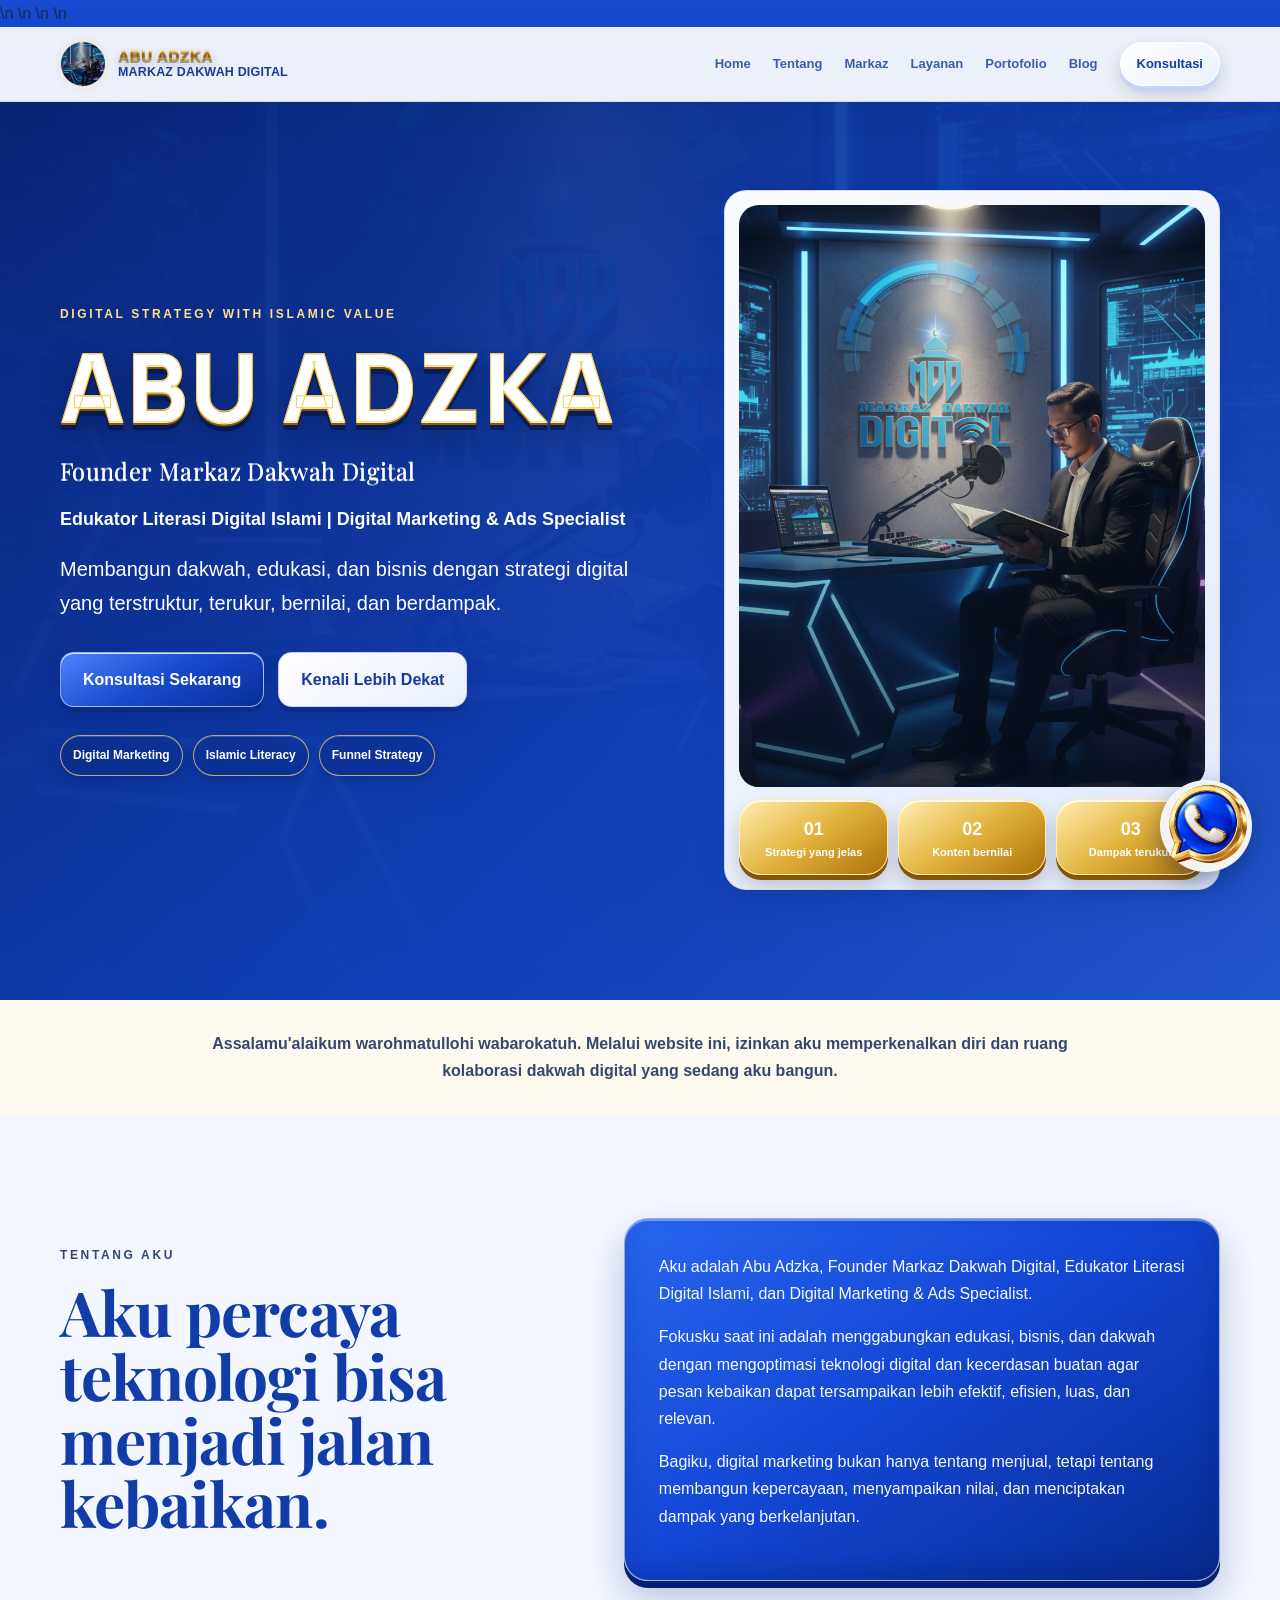
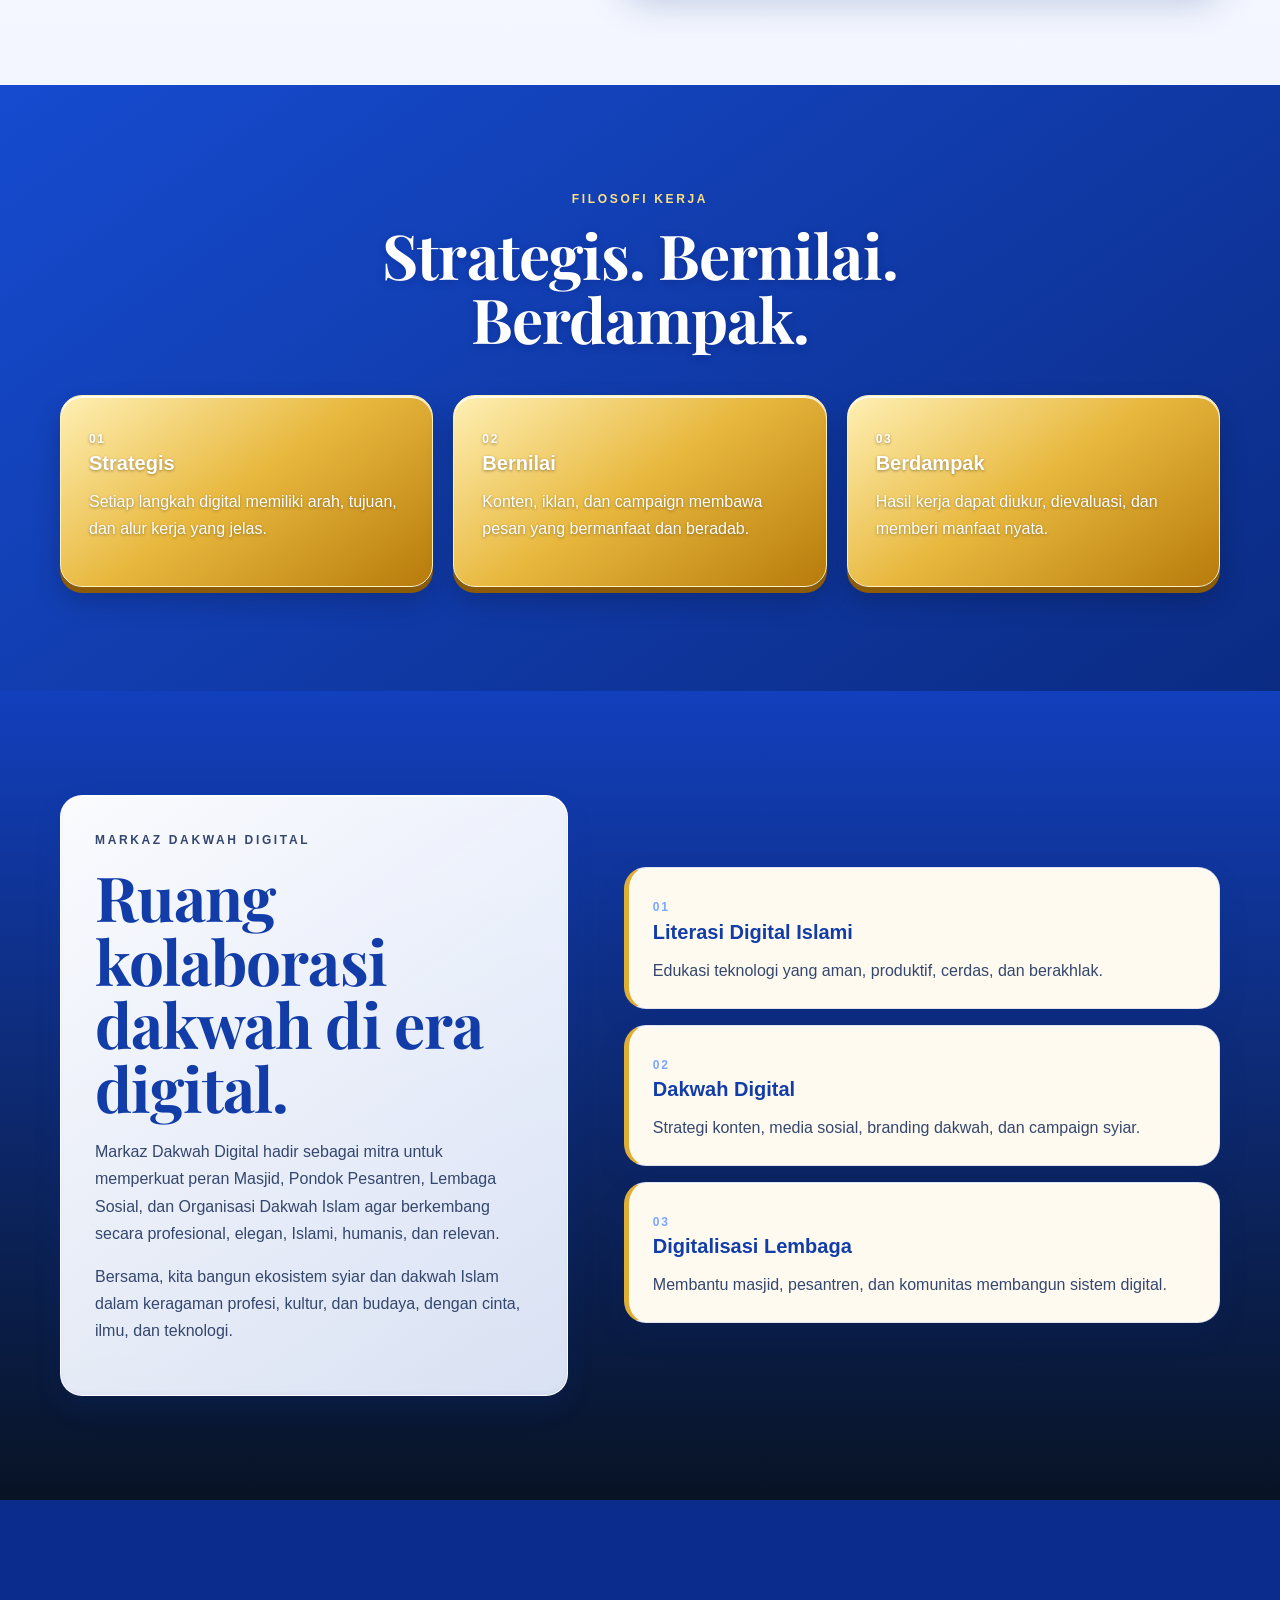
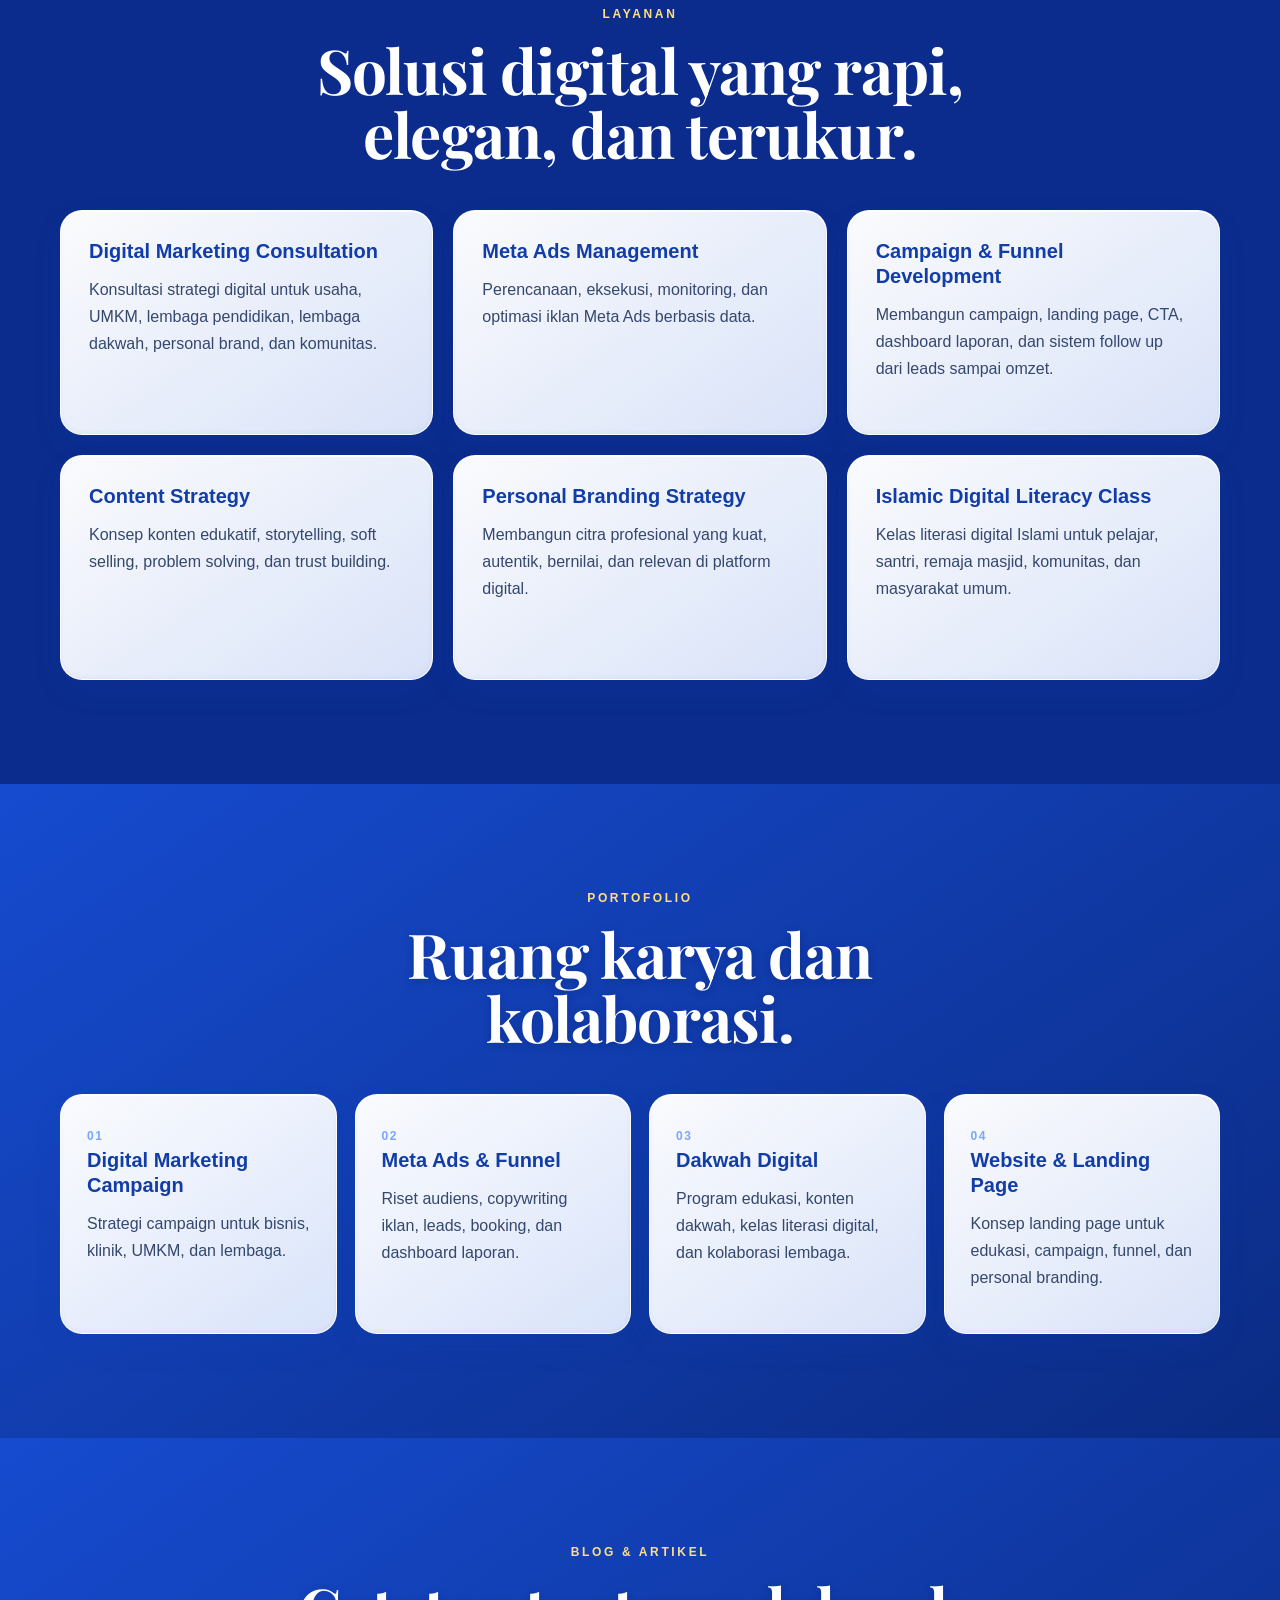
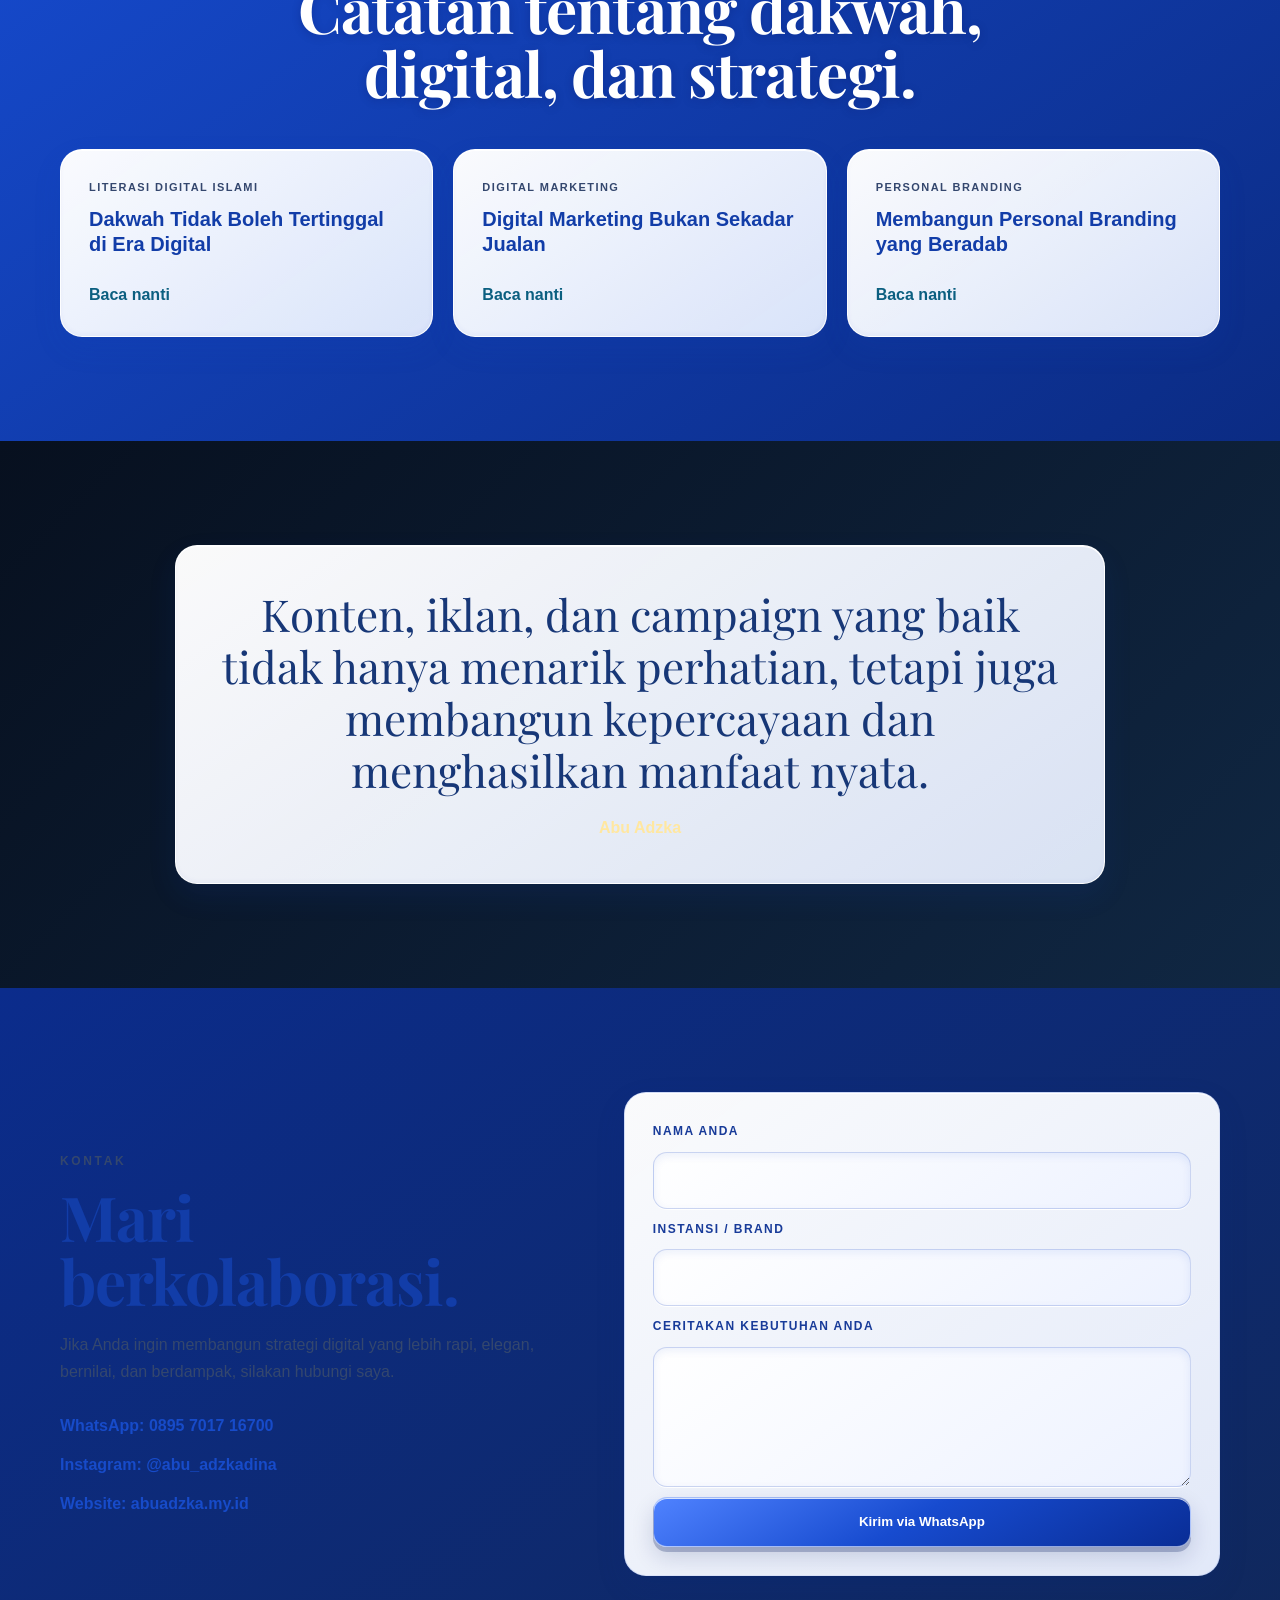
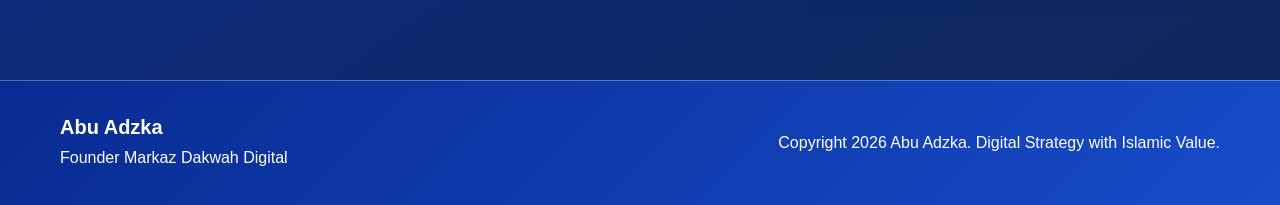
<file: index.html>
<!DOCTYPE html>
<html lang="id">
<head>
  <meta charset="UTF-8" />
  <meta name="viewport" content="width=device-width, initial-scale=1.0" />
  <title>Abu Adzka | Founder Markaz Dakwah Digital</title>
  <meta name="description" content="Portofolio Abu Adzka, Founder Markaz Dakwah Digital, edukator literasi digital Islami, dan digital marketing specialist.">
  <meta name="theme-color" content="#123fbd">
  <meta property="og:type" content="website">
  <meta property="og:title" content="Abu Adzka | Founder Markaz Dakwah Digital">
  <meta property="og:description" content="Portofolio Abu Adzka, Founder Markaz Dakwah Digital, edukator literasi digital Islami, dan digital marketing specialist.">
  <meta property="og:image" content="assets/abu-adzka-markaz-dakwah-digital.png">
  <meta property="og:locale" content="id_ID">
  <meta name="twitter:card" content="summary_large_image">
  <meta name="twitter:title" content="Abu Adzka | Founder Markaz Dakwah Digital">
  <meta name="twitter:description" content="Portofolio Abu Adzka, Founder Markaz Dakwah Digital, edukator literasi digital Islami, dan digital marketing specialist.">
  <meta name="twitter:image" content="assets/abu-adzka-markaz-dakwah-digital.png">
  <link rel="icon" type="image/png" href="assets/abu-adzka-markaz-dakwah-digital.png">
  <link rel="apple-touch-icon" href="assets/abu-adzka-markaz-dakwah-digital.png">
  <link rel="preconnect" href="https://fonts.googleapis.com">
  <link rel="preconnect" href="https://fonts.gstatic.com" crossorigin>
  <link href="https://fonts.googleapis.com/css2?family=Manrope:wght@400;500;600;700;800&family=Playfair+Display:wght@600;700;800&display=swap" rel="stylesheet">
  <link rel="stylesheet" href="style.css" />
  <link rel="manifest" href="manifest.webmanifest">\n  <meta name="apple-mobile-web-app-capable" content="yes">\n  <meta name="apple-mobile-web-app-status-bar-style" content="black-translucent">\n  <meta name="apple-mobile-web-app-title" content="Abu Adzka">\n  <link rel="apple-touch-icon" href="assets/abu-adzka-markaz-dakwah-digital.png">
</head>
<body>
  <header class="site-header">
    <nav class="navbar container" aria-label="Navigasi utama">
      <a href="#home" class="brand" aria-label="Abu Adzka">
        <img src="assets/abu-adzka-markaz-dakwah-digital.png" alt="Logo Abu Adzka" class="brand-logo">
        <span>
          <strong>ABU ADZKA</strong>
          <small>Markaz Dakwah Digital</small>
        </span>
      </a>
      <button class="menu-toggle" aria-label="Buka menu" aria-expanded="false">
        <span></span><span></span><span></span>
      </button>
      <div class="nav-links" data-nav-links>
        <a href="#home">Home</a>
        <a href="#tentang">Tentang</a>
        <a href="#markaz">Markaz</a>
        <a href="#layanan">Layanan</a>
        <a href="#portofolio">Portofolio</a>
        <a href="#blog">Blog</a>
        <a href="#kontak" class="nav-cta">Konsultasi</a>
        <button class="theme-toggle" type="button" aria-label="Aktifkan mode gelap" aria-pressed="false">🌙 <span>Mode Gelap</span></button>
      </div>
    </nav>
  </header>

  <main>
    <section id="home" class="hero section">
      <div class="hero-bg" aria-hidden="true"></div>
      <div class="container hero-grid">
        <div class="hero-copy">
          <p class="eyebrow">Digital Strategy with Islamic Value</p>
          <h1>ABU ADZKA</h1>
          <h2 class="founder-title">Founder Markaz Dakwah Digital</h2>
          <p class="role">Edukator Literasi Digital Islami <span class="gold-divider">|</span> Web &amp; Application Developer</p>
          <p class="hero-text">
            Membangun dakwah, edukasi, dan bisnis dengan strategi digital yang terstruktur, terukur, bernilai, dan berdampak.
          </p>
          <div class="hero-actions">
            <a href="https://wa.me/62895701716700" class="btn btn-primary">Konsultasi Sekarang</a>
            <a href="#tentang" class="btn btn-secondary">Kenali Lebih Dekat</a>
          </div>
          <div class="trust-row" aria-label="Fokus keahlian" data-trust-badges>
            <span>Islamic Literacy</span>
            <span><strong>UI/UX Designer</strong></span>
            <span>Digital Marketing &amp; Ads Specialist</span>
          </div>
        </div>

        <aside class="hero-card" aria-label="Profil visual Abu Adzka">
          <div class="profile-media">
            <img src="assets/abu-adzka-markaz-dakwah-digital.png" alt="Abu Adzka membaca Al Quran di studio digital Markaz Dakwah Digital">
          </div>
          <div class="hero-stats" data-hero-stats>
            <div><strong>01</strong><span>Amanah</span></div>
            <div><strong>02</strong><span>Profesional</span></div>
            <div><strong>03</strong><span>Berpengalaman</span></div>
          </div>
        </aside>
      </div>
    </section>

    <section class="intro-strip">
      <div class="container">
        <p><em>Assalamu'alaikum warohmatullohi wabarokatuh.</em> Melalui website ini, izinkan aku memperkenalkan diri dan ruang kolaborasi dakwah digital yang sedang aku bangun.</p>
      </div>
    </section>

    <section id="tentang" class="section about">
      <div class="container two-col">
        <div>
          <p class="eyebrow">Tentang Aku</p>
          <h2 data-about-title>Aku percaya teknologi bisa menjadi jalan kebaikan.</h2>
        </div>
        <div class="content-card" data-about-paragraphs>
          <p>
            Aku adalah Abu Adzka, Founder Markaz Dakwah Digital, Edukator Literasi Digital Islami, dan Web & Application Developer.
          </p>
          <p>
            Fokusku saat ini adalah menggabungkan edukasi, bisnis, dan dakwah dengan mengoptimasi teknologi digital dan kecerdasan buatan agar pesan kebaikan dapat tersampaikan lebih efektif, efisien, luas, dan relevan.
          </p>
          <p>
            Bagiku, digital marketing bukan hanya tentang menjual, tetapi tentang membangun kepercayaan, menyampaikan nilai, dan menciptakan dampak yang berkelanjutan.
          </p>
        </div>
      </div>
    </section>

    <section class="section values">
      <div class="container">
        <div class="section-heading">
          <p class="eyebrow">Filosofi Kerja</p>
          <h2>Amanah. Profesional. Berpengalaman.</h2>
        </div>
        <div class="value-grid" data-values>
          <article class="value-card">
            <span>01</span>
            <h3>Strategis</h3>
            <p>Setiap langkah digital memiliki arah, tujuan, dan alur kerja yang jelas.</p>
          </article>
          <article class="value-card">
            <span>02</span>
            <h3>Bernilai</h3>
            <p>Konten, iklan, dan campaign membawa pesan yang bermanfaat dan beradab.</p>
          </article>
          <article class="value-card">
            <span>03</span>
            <h3>Berdampak</h3>
            <p>Hasil kerja dapat diukur, dievaluasi, dan memberi manfaat nyata.</p>
          </article>
        </div>
      </div>
    </section>

    <section id="markaz" class="section markaz">
      <div class="container two-col">
        <div class="feature-panel">
          <p class="eyebrow">Markaz Dakwah Digital</p>
          <h2>Ruang kolaborasi dakwah di era digital.</h2>
          <p>
            Markaz Dakwah Digital hadir sebagai mitra untuk memperkuat peran Masjid, Pondok Pesantren, Lembaga Sosial, dan Organisasi Dakwah Islam agar berkembang secara profesional, elegan, Islami, humanis, dan relevan.
          </p>
          <p>
            Bersama, kita bangun ekosistem syiar dan dakwah Islam dalam keragaman profesi, kultur, dan budaya, dengan cinta, ilmu, dan teknologi.
          </p>
        </div>
        <div class="program-list" data-programs>
          <article><span>01</span><h3>Literasi Digital Islami</h3><p>Edukasi teknologi yang aman, produktif, cerdas, dan berakhlak.</p></article>
          <article><span>02</span><h3>Dakwah Digital</h3><p>Strategi konten, media sosial, branding dakwah, dan campaign syiar.</p></article>
          <article><span>03</span><h3>Digitalisasi Lembaga</h3><p>Membantu masjid, pesantren, dan komunitas membangun sistem digital.</p></article>
        </div>
      </div>
    </section>

    <section id="layanan" class="section services">
      <div class="container">
        <div class="section-heading">
          <p class="eyebrow">Layanan</p>
          <h2>Solusi digital yang rapi, elegan, dan terukur.</h2>
        </div>
        <div class="service-grid" data-services>
          <article><h3>Digital Marketing Consultation</h3><p>Konsultasi strategi digital untuk usaha, UMKM, lembaga pendidikan, lembaga dakwah, personal brand, dan komunitas.</p></article>
          <article><h3>Meta Ads Management</h3><p>Perencanaan, eksekusi, monitoring, dan optimasi iklan Meta Ads berbasis data.</p></article>
          <article><h3>Campaign & Funnel Development</h3><p>Membangun campaign, landing page, CTA, dashboard laporan, dan sistem follow up dari leads sampai omzet.</p></article>
          <article><h3>Content Strategy</h3><p>Konsep konten edukatif, storytelling, soft selling, problem solving, dan trust building.</p></article>
          <article><h3>Personal Branding Strategy</h3><p>Membangun citra profesional yang kuat, autentik, bernilai, dan relevan di platform digital.</p></article>
          <article><h3>Islamic Digital Literacy Class</h3><p>Kelas literasi digital Islami untuk pelajar, santri, remaja masjid, komunitas, dan masyarakat umum.</p></article>
        </div>
      </div>
    </section>

    <section id="portofolio" class="section portfolio">
      <div class="container">
        <div class="section-heading">
          <p class="eyebrow">Portofolio</p>
          <h2>Ruang karya dan kolaborasi.</h2>
        </div>
        <div class="portfolio-grid" data-portfolio>
          <article class="portfolio-card"><span>01</span><h3>Digital Marketing Campaign</h3><p>Strategi campaign untuk bisnis, klinik, UMKM, dan lembaga.</p></article>
          <article class="portfolio-card"><span>02</span><h3>Meta Ads & Funnel</h3><p>Riset audiens, copywriting iklan, leads, booking, dan dashboard laporan.</p></article>
          <article class="portfolio-card"><span>03</span><h3>Dakwah Digital</h3><p>Program edukasi, konten dakwah, kelas literasi digital, dan kolaborasi lembaga.</p></article>
          <article class="portfolio-card"><span>04</span><h3>Website & Landing Page</h3><p>Konsep landing page untuk edukasi, campaign, funnel, dan personal branding.</p></article>
        </div>
      </div>
    </section>

    <section id="blog" class="section blog">
      <div class="container">
        <div class="section-heading">
          <p class="eyebrow">Blog & Artikel</p>
          <h2>Catatan Tentang Dakwah, Digital, Dan Strategi</h2>
        </div>
        <div class="blog-grid" data-blog>
          <article><p>Literasi Digital Islami</p><h3>Dakwah Tidak Boleh Tertinggal di Era Digital</h3><a href="#kontak">Baca nanti</a></article>
          <article><p>Digital Marketing</p><h3>Digital Marketing Bukan Sekadar Jualan</h3><a href="#kontak">Baca nanti</a></article>
          <article><p>Personal Branding</p><h3>Membangun Personal Branding yang Beradab</h3><a href="#kontak">Baca nanti</a></article>
        </div>
      </div>
    </section>

    <section class="section testimonial">
      <div class="container">
        <figure class="quote-card">
          <blockquote>Digitalisasi membantu bisnis, usaha, dan organisasi bekerja lebih efisien melalui proses yang terintegrasi, data yang mudah dipantau, layanan yang lebih cepat, serta pengambilan keputusan yang lebih tepat. Sistem digital yang dirancang dengan baik juga meningkatkan konsistensi layanan, memperluas jangkauan, dan mendukung pertumbuhan yang berkelanjutan.</blockquote>
          <figcaption>Abu Adzka</figcaption>
        </figure>
      </div>
    </section>

    <section id="kontak" class="section contact">
      <div class="container contact-grid">
        <div>
          <p class="eyebrow">Kontak</p>
          <h2>Mari berkolaborasi.</h2>
          <p>Jika Anda ingin membangun strategi digital yang lebih rapi, elegan, bernilai, dan berdampak, silakan hubungi saya.</p>
          <div class="contact-list">
            <a href="https://wa.me/62895701716700">WhatsApp: 0895 7017 16700</a>
            <a href="https://instagram.com/abu_adzkadina">Instagram: @abu_adzkadina</a>
            <a href="https://abuadzka.my.id">Website: abuadzka.my.id</a>
          </div>
        </div>
        <form class="contact-form" onsubmit="sendWhatsApp(event)">
          <label for="nama">Nama Anda</label>
          <input id="nama" type="text" autocomplete="name" required>
          <label for="instansi">Instansi / Brand</label>
          <input id="instansi" type="text" autocomplete="organization">
          <label for="pesan">Ceritakan kebutuhan Anda</label>
          <textarea id="pesan" required></textarea>
          <button class="btn btn-primary" type="submit">Kirim via WhatsApp</button>
        </form>
      </div>
    </section>
  </main>

  <footer class="footer">
    <div class="container footer-grid">
      <div>
        <h3>Abu Adzka</h3>
        <p>Founder Markaz Dakwah Digital</p>
      </div>
      <p>Copyright 2026 Abu Adzka. Digital Strategy with Islamic Value.</p>
    </div>
  </footer>

  <script src="config.js"></script>
  <script src="script.js"></script>
  <script src="pwa.js"></script>
  <a class="whatsapp-float" href="https://wa.me/62895701716700?text=Assalamu%27alaykum%2C%20Abu%20Adzka.%20Aku%20sangat%20tertarik%20dengan%20portofoliomu%2C%20bisa%20kita%20ngobrol%20sebentar%20%3F" target="_blank" rel="noopener noreferrer" aria-label="Chat WhatsApp dengan Abu Adzka" title="Chat WhatsApp dengan Abu Adzka">
    <img src="assets/whatsapp-biru-emas-3d.png" alt="WhatsApp">
  </a>
<script>
(() => { const key="abuadzka-theme"; const btn=document.querySelector(".theme-toggle"); const apply=(mode)=>{document.documentElement.dataset.theme=mode; const dark=mode==="dark"; if(btn){btn.setAttribute("aria-pressed",String(dark));btn.setAttribute("aria-label",dark?"Aktifkan mode terang":"Aktifkan mode gelap");btn.innerHTML=dark?"☀️ <span>Mode Terang</span>":"🌙 <span>Mode Gelap</span>";} const meta=document.querySelector("meta[name=theme-color]");if(meta)meta.content=dark?"#071a4d":"#123fbd";}; let saved=localStorage.getItem(key)||"light";apply(saved);btn?.addEventListener("click",()=>{saved=document.documentElement.dataset.theme==="dark"?"light":"dark";localStorage.setItem(key,saved);apply(saved);}); })();
</script>
</body>
</html>
</file>
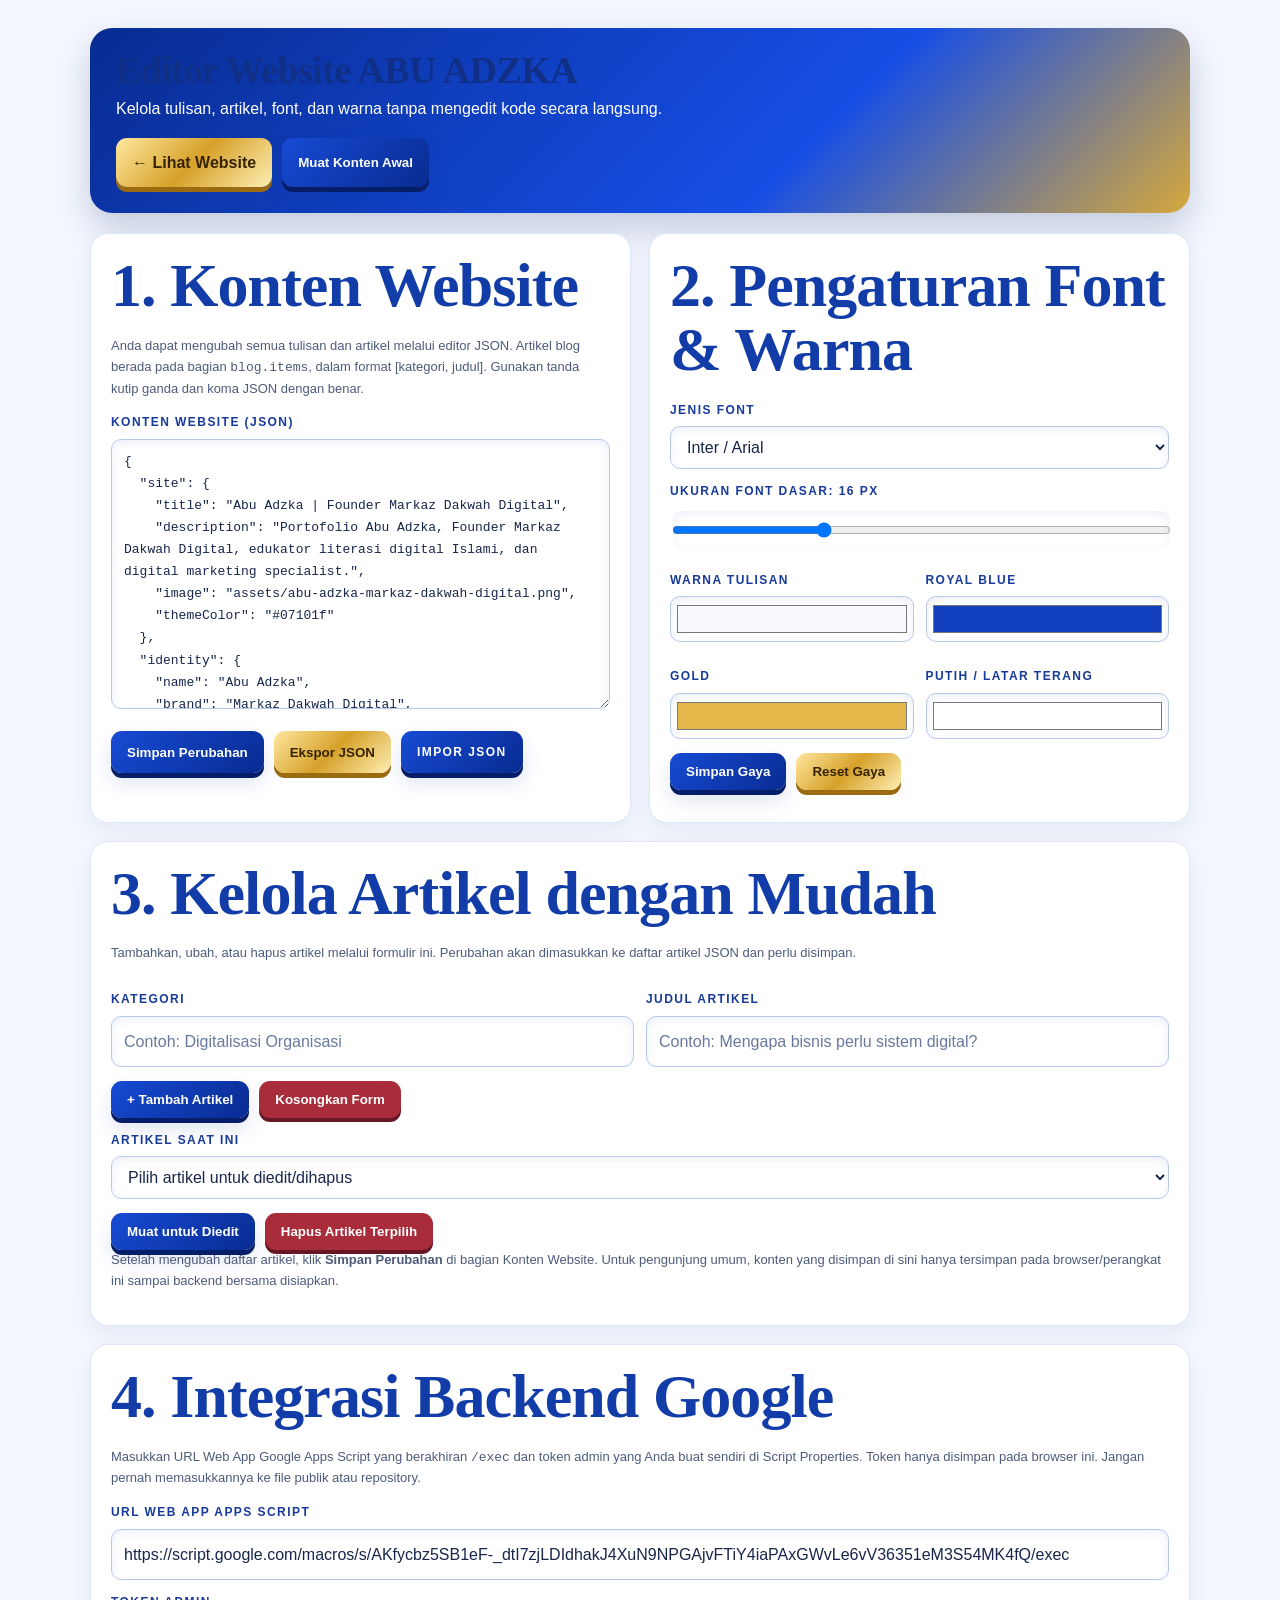
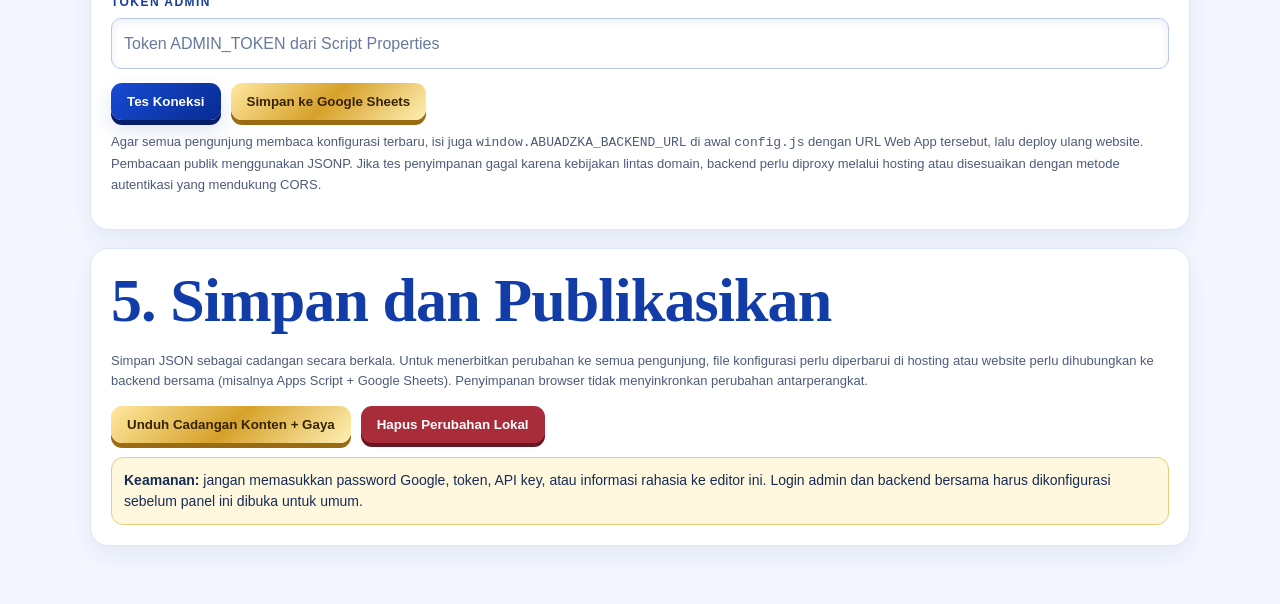
<file: admin.html>
<!doctype html>
<html lang="id"><head><meta charset="utf-8"><meta name="viewport" content="width=device-width,initial-scale=1"><meta name="theme-color" content="#123fbd"><title>Editor Website | Abu Adzka</title><link rel="stylesheet" href="style.css"><style>
:root{--editor-bg:#f4f7ff;--editor-card:#fff;--editor-ink:#14234a}body.editor{background:var(--editor-bg);color:var(--editor-ink);min-height:100vh;padding:28px 16px 60px}.editor-wrap{max-width:1100px;margin:auto}.editor-head{background:linear-gradient(135deg,#082c91,#164ee5 65%,#d6a83c);color:#fff;padding:26px;border-radius:22px;box-shadow:0 16px 35px #09265a35;margin-bottom:20px}.editor-head h1{margin:0 0 8px;font-size:clamp(25px,4vw,38px)}.editor-grid{display:grid;grid-template-columns:1fr 1fr;gap:18px}.editor-card{background:var(--editor-card);border:1px solid #dce5fa;border-radius:18px;padding:20px;box-shadow:0 10px 25px #142c5a12}.editor-card h2{margin-top:0;color:#123fbd}.editor label{display:block;font-weight:650;margin:12px 0 6px}.editor input,.editor select,.editor textarea{width:100%;padding:11px 12px;border:1px solid #b8c8e8;border-radius:10px;background:#fff;color:#17264a;font:inherit}.editor textarea{min-height:270px;font-family:ui-monospace,monospace;font-size:13px}.editor .small{min-height:100px}.editor-actions{display:flex;gap:10px;flex-wrap:wrap;margin-top:14px}.editor button,.editor .button{border:0;border-radius:11px;padding:11px 16px;font-weight:750;cursor:pointer;background:linear-gradient(135deg,#174bd4,#082b91);color:#fff;box-shadow:0 5px 0 #061d67,0 10px 20px #143f9b25;text-decoration:none;display:inline-block}.editor .gold{background:linear-gradient(135deg,#ffe8a0,#d6a12a,#fff0b5);color:#372300;box-shadow:0 5px 0 #9b6b11}.editor .danger{background:#a82c3a;box-shadow:0 4px 0 #671723}.editor .status{margin-top:12px;font-weight:700}.editor .help{font-size:13px;line-height:1.6;color:#4d5b7b}.editor .wide{grid-column:1/-1}.color-row{display:grid;grid-template-columns:1fr 1fr;gap:12px}.editor input[type=color]{height:46px;padding:4px}.editor .notice{background:#fff8df;border:1px solid #e8ce76;padding:12px;border-radius:12px;line-height:1.5;font-size:14px;margin-top:14px}@media(max-width:760px){.editor-grid{grid-template-columns:1fr}.editor-card{padding:16px}.editor .wide{grid-column:auto}}
</style></head><body class="editor"><main class="editor-wrap"><header class="editor-head"><h1>Editor Website ABU ADZKA</h1><p>Kelola tulisan, artikel, font, dan warna tanpa mengedit kode secara langsung.</p><div class="editor-actions"><a class="button gold" href="index.html">← Lihat Website</a><button id="loadDefaults">Muat Konten Awal</button></div></header>
<div class="editor-grid"><section class="editor-card"><h2>1. Konten Website</h2><p class="help">Anda dapat mengubah semua tulisan dan artikel melalui editor JSON. Artikel blog berada pada bagian <code>blog.items</code>, dalam format [kategori, judul]. Gunakan tanda kutip ganda dan koma JSON dengan benar.</p><label for="configEditor">Konten website (JSON)</label><textarea id="configEditor" spellcheck="false"></textarea><div class="editor-actions"><button id="saveConfig">Simpan Perubahan</button><button class="gold" id="downloadConfig">Ekspor JSON</button><label class="button" for="uploadConfig" style="margin:0">Impor JSON</label><input type="file" id="uploadConfig" accept="application/json,.json" hidden></div><div id="configStatus" class="status" aria-live="polite"></div></section>
<section class="editor-card"><h2>2. Pengaturan Font & Warna</h2><label for="fontFamily">Jenis font</label><select id="fontFamily"><option value="Inter, Arial, sans-serif">Inter / Arial</option><option value="Arial, sans-serif">Arial</option><option value="Georgia, serif">Georgia</option><option value="'Trebuchet MS', sans-serif">Trebuchet MS</option><option value="'Times New Roman', serif">Times New Roman</option></select><label for="fontSize">Ukuran font dasar: <span id="fontSizeValue">16</span> px</label><input id="fontSize" type="range" min="14" max="21" value="16"><div class="color-row"><div><label for="textColor">Warna tulisan</label><input id="textColor" type="color" value="#f7f9ff"></div><div><label for="royalColor">Royal blue</label><input id="royalColor" type="color" value="#123fbd"></div><div><label for="goldColor">Gold</label><input id="goldColor" type="color" value="#e4b84b"></div><div><label for="whiteColor">Putih / latar terang</label><input id="whiteColor" type="color" value="#ffffff"></div></div><div class="editor-actions"><button id="saveStyle">Simpan Gaya</button><button class="gold" id="resetStyle">Reset Gaya</button></div><div id="styleStatus" class="status" aria-live="polite"></div></section>
<section class="editor-card wide"><h2>3. Kelola Artikel dengan Mudah</h2><p class="help">Tambahkan, ubah, atau hapus artikel melalui formulir ini. Perubahan akan dimasukkan ke daftar artikel JSON dan perlu disimpan.</p><div class="color-row"><div><label for="articleCategory">Kategori</label><input id="articleCategory" placeholder="Contoh: Digitalisasi Organisasi"></div><div><label for="articleTitle">Judul artikel</label><input id="articleTitle" placeholder="Contoh: Mengapa bisnis perlu sistem digital?"></div></div><div class="editor-actions"><button id="addArticle">+ Tambah Artikel</button><button id="clearArticle" class="danger">Kosongkan Form</button></div><label for="articleList">Artikel saat ini</label><select id="articleList"><option value="">Pilih artikel untuk diedit/dihapus</option></select><div class="editor-actions"><button id="editArticle">Muat untuk Diedit</button><button id="deleteArticle" class="danger">Hapus Artikel Terpilih</button></div><p class="help">Setelah mengubah daftar artikel, klik <b>Simpan Perubahan</b> di bagian Konten Website. Untuk pengunjung umum, konten yang disimpan di sini hanya tersimpan pada browser/perangkat ini sampai backend bersama disiapkan.</p></section>
<section class="editor-card wide"><h2>4. Integrasi Backend Google</h2><p class="help">Masukkan URL Web App Google Apps Script yang berakhiran <code>/exec</code> dan token admin yang Anda buat sendiri di Script Properties. Token hanya disimpan pada browser ini. Jangan pernah memasukkannya ke file publik atau repository.</p><label for="backendUrl">URL Web App Apps Script</label><input id="backendUrl" type="url" placeholder="https://script.google.com/macros/s/.../exec"><label for="backendToken">Token admin</label><input id="backendToken" type="password" autocomplete="off" placeholder="Token ADMIN_TOKEN dari Script Properties"><div class="editor-actions"><button id="testBackend">Tes Koneksi</button><button class="gold" id="publishBackend">Simpan ke Google Sheets</button></div><div id="backendStatus" class="status" aria-live="polite"></div><p class="help">Agar semua pengunjung membaca konfigurasi terbaru, isi juga <code>window.ABUADZKA_BACKEND_URL</code> di awal <code>config.js</code> dengan URL Web App tersebut, lalu deploy ulang website. Pembacaan publik menggunakan JSONP. Jika tes penyimpanan gagal karena kebijakan lintas domain, backend perlu diproxy melalui hosting atau disesuaikan dengan metode autentikasi yang mendukung CORS.</p></section>
<section class="editor-card wide"><h2>5. Simpan dan Publikasikan</h2><p class="help">Simpan JSON sebagai cadangan secara berkala. Untuk menerbitkan perubahan ke semua pengunjung, file konfigurasi perlu diperbarui di hosting atau website perlu dihubungkan ke backend bersama (misalnya Apps Script + Google Sheets). Penyimpanan browser tidak menyinkronkan perubahan antarperangkat.</p><div class="editor-actions"><button class="gold" id="backupAll">Unduh Cadangan Konten + Gaya</button><button id="clearLocal" class="danger">Hapus Perubahan Lokal</button></div><div id="generalStatus" class="status" aria-live="polite"></div><div class="notice"><b>Keamanan:</b> jangan memasukkan password Google, token, API key, atau informasi rahasia ke editor ini. Login admin dan backend bersama harus dikonfigurasi sebelum panel ini dibuka untuk umum.</div></section></div></main>
<script src="config.js"></script><script>
const KEY='abuadzka_portfolio_config', STYLE='abuadzka_portfolio_style'; const $=id=>document.getElementById(id); let current={...window.PORTFOLIO_CONFIG};
function deepCopy(x){return JSON.parse(JSON.stringify(x))} function readStored(){try{current=JSON.parse(localStorage.getItem(KEY))||deepCopy(window.PORTFOLIO_CONFIG)}catch{current=deepCopy(window.PORTFOLIO_CONFIG)}}
function showConfig(){ $('configEditor').value=JSON.stringify(current,null,2); refreshArticles(); }
function status(id,msg,ok=true){$(id).textContent=msg;$(id).style.color=ok?'#137044':'#a32232'}
function refreshArticles(){const sel=$('articleList');sel.innerHTML='<option value="">Pilih artikel untuk diedit/dihapus</option>';((current.blog||{}).items||[]).forEach((a,i)=>{const o=document.createElement('option');o.value=i;o.textContent=(a[0]||'Tanpa kategori')+' | '+(a[1]||'Tanpa judul');sel.appendChild(o)})}
function parseEditor(){const v=JSON.parse($('configEditor').value);if(!v||typeof v!=='object'||!v.identity)throw Error('Struktur JSON tidak valid atau bagian identity tidak ditemukan.');return v}
$('saveConfig').onclick=()=>{try{current=parseEditor();localStorage.setItem(KEY,JSON.stringify(current));showConfig();status('configStatus','Tersimpan di browser ini. Buka website pada domain/port yang sama untuk melihat perubahan.')}catch(e){status('configStatus','Gagal menyimpan: '+e.message,false)}};
$('loadDefaults').onclick=()=>{if(confirm('Muat kembali konten awal? Perubahan yang belum dicadangkan akan ditimpa.')){current=deepCopy(window.PORTFOLIO_CONFIG);showConfig();status('configStatus','Konten awal dimuat. Klik Simpan Perubahan untuk menyimpan.')}};
$('downloadConfig').onclick=()=>download('abuadzka-content.json',$('configEditor').value);
$('uploadConfig').onchange=async e=>{const f=e.target.files[0];if(!f)return;try{current=JSON.parse(await f.text());showConfig();status('configStatus','File berhasil diimpor. Klik Simpan Perubahan untuk menerapkan.')}catch(err){status('configStatus','JSON tidak valid: '+err.message,false)}e.target.value=''};
function download(name,data){const a=document.createElement('a');a.href=URL.createObjectURL(new Blob([data],{type:'application/json'}));a.download=name;a.click();URL.revokeObjectURL(a.href)}
function styleData(){return {'--font-body':$('fontFamily').value,'--editor-font-size':$('fontSize').value+'px','--text':$('textColor').value,'--royal':$('royalColor').value,'--gold':$('goldColor').value,'--white':$('whiteColor').value}}
function loadStyle(){let s={};try{s=JSON.parse(localStorage.getItem(STYLE)||'{}')}catch{};if(s['--font-body'])$('fontFamily').value=s['--font-body'];if(s['--editor-font-size'])$('fontSize').value=parseInt(s['--editor-font-size']);$('fontSizeValue').textContent=$('fontSize').value;if(s['--text'])$('textColor').value=s['--text'];if(s['--royal'])$('royalColor').value=s['--royal'];if(s['--gold'])$('goldColor').value=s['--gold'];if(s['--white'])$('whiteColor').value=s['--white']}
$('fontSize').oninput=()=> $('fontSizeValue').textContent=$('fontSize').value;
$('saveStyle').onclick=()=>{const s=styleData();localStorage.setItem(STYLE,JSON.stringify(s));Object.entries(s).forEach(([k,v])=>document.documentElement.style.setProperty(k,v));status('styleStatus','Pengaturan gaya tersimpan di browser ini.')};
$('resetStyle').onclick=()=>{localStorage.removeItem(STYLE);loadStyle();status('styleStatus','Pengaturan gaya lokal direset. Muat ulang website untuk menerapkan gaya bawaan.')};
$('addArticle').onclick=()=>{const cat=$('articleCategory').value.trim(),title=$('articleTitle').value.trim();if(!cat||!title){status('generalStatus','Isi kategori dan judul artikel terlebih dahulu.',false);return}try{current=parseEditor()}catch(e){status('generalStatus','Simpan/perbaiki JSON terlebih dahulu: '+e.message,false);return}current.blog=current.blog||{eyebrow:'Blog & Artikel',title:'Catatan Tentang Dakwah, Digital, Dan Strategi',items:[]};current.blog.items=current.blog.items||[];current.blog.items.push([cat,title]);$('configEditor').value=JSON.stringify(current,null,2);refreshArticles();$('articleCategory').value='';$('articleTitle').value='';status('generalStatus','Artikel ditambahkan ke editor. Klik Simpan Perubahan untuk menyimpan.')};
$('editArticle').onclick=()=>{const i=Number($('articleList').value);if($('articleList').value==='')return;const a=current.blog.items[i];$('articleCategory').value=a[0]||'';$('articleTitle').value=a[1]||'';$('addArticle').textContent='Simpan sebagai Artikel Baru';status('generalStatus','Edit kategori/judul, lalu klik Tambah Artikel untuk menambah versi baru. Artikel lama tetap ada sampai dihapus.')};
$('deleteArticle').onclick=()=>{const v=$('articleList').value;if(v==='')return;try{current=parseEditor()}catch(e){status('generalStatus','Perbaiki JSON terlebih dahulu: '+e.message,false);return}const i=Number(v);current.blog.items.splice(i,1);$('configEditor').value=JSON.stringify(current,null,2);refreshArticles();status('generalStatus','Artikel dihapus dari editor. Klik Simpan Perubahan untuk menyimpan.')};
$('clearArticle').onclick=()=>{$('articleCategory').value='';$('articleTitle').value='';$('addArticle').textContent='+ Tambah Artikel'};
$('backupAll').onclick=()=>{let c;try{c=parseEditor()}catch(e){status('generalStatus','Perbaiki JSON sebelum mencadangkan: '+e.message,false);return}download('abuadzka-backup.json',JSON.stringify({config:c,style:styleData()},null,2));status('generalStatus','Cadangan berhasil diunduh.')};
$('clearLocal').onclick=()=>{if(confirm('Hapus semua perubahan lokal untuk website ini?')){localStorage.removeItem(KEY);localStorage.removeItem(STYLE);status('generalStatus','Perubahan lokal dihapus. Muat ulang website.') }};

const API_URL_KEY='abuadzka_backend_url';
$('backendUrl').value=localStorage.getItem(API_URL_KEY)||window.ABUADZKA_BACKEND_URL||'';
$('backendToken').value=sessionStorage.getItem('abuadzka_admin_token')||'';
$('backendUrl').addEventListener('change',()=>localStorage.setItem(API_URL_KEY,$('backendUrl').value.trim()));
$('backendToken').addEventListener('change',()=>sessionStorage.setItem('abuadzka_admin_token',$('backendToken').value));
function backendStatus(msg,ok=true){status('backendStatus',msg,ok)}
$('testBackend').onclick=()=>{
 const url=$('backendUrl').value.trim();
 if(!url){backendStatus('Masukkan URL Web App Apps Script terlebih dahulu.',false);return;}
 backendStatus('Menguji koneksi...');
 const cb='__abuAdzkaHealth_'+Date.now();
 const script=document.createElement('script'); let done=false;
 const timer=setTimeout(()=>{if(!done){done=true;cleanup();backendStatus('Waktu habis. Periksa URL deployment dan akses Web App.',false)}},7000);
 function cleanup(){clearTimeout(timer);try{delete window[cb]}catch(_){}script.remove()}
 window[cb]=data=>{if(done)return;done=true;cleanup();backendStatus(data&&data.ok?'Koneksi backend berhasil.':'Backend merespons, tetapi status tidak valid.',!!(data&&data.ok));};
 script.onerror=()=>{if(done)return;done=true;cleanup();backendStatus('Koneksi gagal. Periksa URL /exec, deployment, dan izin akses.',false)};
 script.src=url+(url.includes('?')?'&':'?')+'action=health&callback='+cb+'&_='+Date.now();document.head.appendChild(script);
};
$('publishBackend').onclick=async()=>{
 const url=$('backendUrl').value.trim(),token=$('backendToken').value.trim();
 if(!url||!token){backendStatus('URL backend dan token admin wajib diisi.',false);return;}
 let cfg;try{cfg=parseEditor()}catch(e){backendStatus('Perbaiki JSON terlebih dahulu: '+e.message,false);return;}
 sessionStorage.setItem('abuadzka_admin_token',token);localStorage.setItem(API_URL_KEY,url);
 backendStatus('Mengirim konfigurasi ke Google Sheets...');
 try{
  const body=new URLSearchParams({action:'saveConfig',token:token,config:JSON.stringify(cfg)});
  const response=await fetch(url,{method:'POST',headers:{'Content-Type':'application/x-www-form-urlencoded;charset=UTF-8'},body:body.toString(),redirect:'follow'});
  const result=await response.json();
  if(!response.ok||!result.ok)throw new Error(result.error||('HTTP '+response.status));
  backendStatus('Berhasil dipublikasikan ke Google Sheets. Waktu: '+(result.updatedAt||'sekarang'));
 }catch(e){backendStatus('Belum dapat memastikan penyimpanan. Browser/Apps Script mungkin membatasi respons lintas domain. Periksa Spreadsheet, lalu gunakan proxy CORS atau metode server-side jika diperlukan. Detail: '+e.message,false)}
};

readStored();showConfig();loadStyle();
</script></body></html>
</file>
<file: style.css>
:root{
  --ink:#07101f;
  --navy:#0b1830;
  --navy-2:#102743;
  --panel:rgba(255,255,255,.075);
  --line:rgba(255,255,255,.13);
  --gold:#d8b56a;
  --gold-2:#f0dca3;
  --cyan:#59d8ff;
  --text:#eef6ff;
  --muted:#aab9c9;
  --cream:#f7f2e8;
  --shadow:0 26px 90px rgba(0,0,0,.35);
  --hero-image:url("assets/abu-adzka-markaz-dakwah-digital.png");
}

*{box-sizing:border-box}
html{scroll-behavior:smooth}
body{
  margin:0;
  font-family:Manrope,system-ui,-apple-system,Segoe UI,sans-serif;
  color:var(--text);
  background:
    radial-gradient(circle at 18% 0%, rgba(89,216,255,.18), transparent 32rem),
    radial-gradient(circle at 90% 12%, rgba(216,181,106,.13), transparent 30rem),
    var(--ink);
  line-height:1.7;
}

body.menu-open{overflow:hidden}
a{color:inherit;text-decoration:none}
img{display:block;max-width:100%}
.container{width:min(1160px,92vw);margin-inline:auto}
.section{padding:104px 0;position:relative}

.site-header{
  position:sticky;
  top:0;
  z-index:50;
  background:rgba(7,16,31,.78);
  border-bottom:1px solid rgba(255,255,255,.09);
  backdrop-filter:blur(18px);
}

.navbar{display:flex;align-items:center;justify-content:space-between;padding:14px 0;gap:24px}
.brand{display:flex;align-items:center;gap:12px;min-width:max-content}
.brand-logo{
  width:46px;
  height:46px;
  border-radius:50%;
  object-fit:cover;
  border:1px solid rgba(240,220,163,.65);
  box-shadow:0 0 0 5px rgba(216,181,106,.08);
}
.brand strong{display:block;font-size:15px;line-height:1.1;letter-spacing:.02em}
.brand small{display:block;color:var(--muted);font-size:11px;letter-spacing:.12em;text-transform:uppercase}

.nav-links{display:flex;align-items:center;gap:22px;font-size:13px;font-weight:700;color:#dfeaff}
.nav-links a{opacity:.82;transition:.2s ease}
.nav-links a:hover{opacity:1;color:var(--gold-2)}
.nav-cta{
  opacity:1!important;
  padding:10px 16px;
  border:1px solid rgba(216,181,106,.6);
  border-radius:999px;
  color:var(--gold-2)!important;
  background:rgba(216,181,106,.08);
}

.menu-toggle{
  display:none;
  width:44px;
  height:44px;
  border:1px solid var(--line);
  border-radius:999px;
  background:rgba(255,255,255,.06);
  padding:12px;
}
.menu-toggle span{display:block;height:2px;background:white;border-radius:4px;margin:5px 0}

.hero{
  min-height:calc(100vh - 75px);
  display:flex;
  align-items:center;
  overflow:hidden;
  padding:88px 0 110px;
}
.hero-bg{
  position:absolute;
  inset:0;
  background:
    linear-gradient(120deg, rgba(7,16,31,.96), rgba(7,16,31,.62) 52%, rgba(7,16,31,.92)),
    var(--hero-image) center/cover;
  opacity:.26;
  filter:saturate(1.05);
}
.hero-bg:after{
  content:"";
  position:absolute;
  inset:0;
  background:linear-gradient(180deg, transparent, var(--ink));
}
.hero-grid{position:relative;display:grid;grid-template-columns:1fr .82fr;gap:60px;align-items:center}
.eyebrow{
  margin:0 0 14px;
  color:var(--gold-2);
  text-transform:uppercase;
  letter-spacing:.22em;
  font-size:12px;
  font-weight:800;
}
h1,h2,h3,p{margin-top:0}
h1,h2{
  font-family:"Playfair Display",Georgia,serif;
  color:white;
  letter-spacing:-.015em;
}
h1{font-size:clamp(64px,9vw,128px);line-height:.86;margin-bottom:18px}
h2{font-size:clamp(34px,5vw,62px);line-height:1.03;margin-bottom:18px}
h3{font-size:20px;line-height:1.25;margin-bottom:12px;color:white}
.role{color:var(--gold-2);font-weight:800;font-size:18px;margin-bottom:18px}
.hero-text{max-width:690px;color:#d7e5f6;font-size:20px}
.hero-actions{display:flex;flex-wrap:wrap;gap:14px;margin:32px 0 28px}
.btn{
  display:inline-flex;
  align-items:center;
  justify-content:center;
  min-height:50px;
  padding:13px 22px;
  border-radius:999px;
  font-weight:800;
  border:1px solid transparent;
  transition:transform .2s ease, box-shadow .2s ease, border-color .2s ease;
}
.btn:hover{transform:translateY(-2px)}
.btn-primary{
  color:#121823;
  background:linear-gradient(135deg,var(--gold),var(--gold-2));
  box-shadow:0 16px 44px rgba(216,181,106,.24);
}
.btn-secondary{border-color:rgba(255,255,255,.2);background:rgba(255,255,255,.06);color:white}
.trust-row{display:flex;gap:10px;flex-wrap:wrap}
.trust-row span{
  padding:9px 12px;
  border-radius:999px;
  border:1px solid rgba(89,216,255,.22);
  background:rgba(89,216,255,.07);
  color:#d9f6ff;
  font-size:12px;
  font-weight:800;
}

.hero-card{
  padding:14px;
  border:1px solid rgba(255,255,255,.16);
  border-radius:26px;
  background:linear-gradient(145deg, rgba(255,255,255,.11), rgba(255,255,255,.04));
  box-shadow:var(--shadow);
}
.profile-media{
  position:relative;
  overflow:hidden;
  border-radius:20px;
  aspect-ratio:4/5;
  background:#0d1a2f;
}
.profile-media:after{
  content:"";
  position:absolute;
  inset:0;
  background:linear-gradient(180deg, transparent 42%, rgba(7,16,31,.72));
}
.profile-media img{width:100%;height:100%;object-fit:cover}
.hero-stats{display:grid;grid-template-columns:repeat(3,1fr);gap:10px;margin-top:12px}
.hero-stats div{padding:14px 10px;border:1px solid var(--line);border-radius:16px;text-align:center;background:rgba(255,255,255,.045)}
.hero-stats strong{display:block;color:var(--cyan);font-size:18px}
.hero-stats span{display:block;color:var(--muted);font-size:11px;line-height:1.35}

.intro-strip{
  padding:30px 0;
  background:linear-gradient(90deg, var(--cream), #fffaf0);
  color:#243149;
  text-align:center;
}
.intro-strip p{max-width:940px;margin:0 auto;font-weight:600}

.two-col,.contact-grid{display:grid;grid-template-columns:.92fr 1.08fr;gap:56px;align-items:center}
.content-card,.value-card,.service-grid article,.portfolio-card,.blog-grid article,.quote-card,.contact-form,.feature-panel{
  border:1px solid var(--line);
  border-radius:24px;
  background:var(--panel);
  box-shadow:0 18px 56px rgba(0,0,0,.2);
}
.content-card,.feature-panel{padding:34px}
.content-card p,.feature-panel p,.service-grid p,.portfolio-card p,.value-card p{color:#cfdbec}
.section-heading{max-width:720px;text-align:center;margin:0 auto 44px}

.values{background:linear-gradient(180deg, var(--ink), var(--navy))}
.value-grid,.service-grid,.blog-grid{display:grid;grid-template-columns:repeat(3,1fr);gap:20px}
.value-card,.service-grid article,.blog-grid article{padding:28px}
.value-card span,.portfolio-card span,.program-list span{color:var(--cyan);font-weight:900;letter-spacing:.14em;font-size:12px}
.value-card h3,.service-grid h3,.portfolio-card h3{color:var(--gold-2)}

.markaz{background:linear-gradient(180deg, var(--navy), #081324)}
.feature-panel{background:linear-gradient(145deg, rgba(16,39,67,.92), rgba(7,16,31,.94))}
.program-list{display:grid;gap:16px}
.program-list article{
  padding:24px;
  border-radius:22px;
  background:var(--cream);
  color:#253248;
  border-left:5px solid var(--gold);
}
.program-list h3{color:#0d2340}
.program-list p{margin-bottom:0;color:#526074}

.services{background:var(--navy-2)}
.service-grid article{min-height:225px}
.portfolio{background:linear-gradient(180deg, #0b1830, #07101f)}
.portfolio-grid{display:grid;grid-template-columns:repeat(4,1fr);gap:18px}
.portfolio-card{padding:26px}

.blog{background:#081324}
.blog-grid article{background:var(--cream);color:#172238;border-color:rgba(216,181,106,.32)}
.blog-grid article p{color:#8e6f2b;font-weight:900;text-transform:uppercase;letter-spacing:.13em;font-size:11px}
.blog-grid article h3{color:#0d2340}
.blog-grid article a{display:inline-flex;margin-top:12px;color:#0b5f80;font-weight:900}

.testimonial{background:linear-gradient(135deg, #07101f, #102743)}
.quote-card{max-width:930px;margin:auto;padding:42px;text-align:center;background:linear-gradient(145deg, rgba(216,181,106,.14), rgba(89,216,255,.06))}
blockquote{margin:0 0 18px;font-family:"Playfair Display",Georgia,serif;font-size:clamp(28px,4vw,44px);line-height:1.18;color:white}
figcaption{color:var(--gold-2);font-weight:900}

.contact{background:linear-gradient(145deg, var(--navy-2), var(--ink))}
.contact p{color:#d1deef}
.contact-list{display:grid;gap:12px;margin-top:26px}
.contact-list a{color:var(--gold-2);font-weight:800}
.contact-form{display:grid;gap:10px;padding:28px}
label{font-size:12px;color:var(--muted);font-weight:800;text-transform:uppercase;letter-spacing:.12em}
input,textarea{
  width:100%;
  border:1px solid rgba(255,255,255,.14);
  background:rgba(255,255,255,.07);
  border-radius:14px;
  color:white;
  padding:14px 15px;
  font:inherit;
  outline:none;
}
input:focus,textarea:focus{border-color:rgba(89,216,255,.72);box-shadow:0 0 0 4px rgba(89,216,255,.11)}
textarea{min-height:140px;resize:vertical}

.footer{padding:34px 0;background:#050b16;border-top:1px solid rgba(255,255,255,.1)}
.footer-grid{display:flex;align-items:center;justify-content:space-between;gap:22px}
.footer h3{margin-bottom:4px;color:var(--gold-2)}
.footer p{margin-bottom:0;color:#aab8c8}

@media(max-width:980px){
  .menu-toggle{display:block}
  .nav-links{
    position:fixed;
    top:75px;
    left:4vw;
    right:4vw;
    display:none;
    flex-direction:column;
    align-items:stretch;
    gap:0;
    padding:12px;
    border:1px solid var(--line);
    border-radius:20px;
    background:rgba(7,16,31,.96);
    box-shadow:var(--shadow);
  }
  .nav-links.active{display:flex}
  .nav-links a{padding:14px 12px;border-radius:12px}
  .nav-links a:hover{background:rgba(255,255,255,.06)}
  .hero-grid,.two-col,.contact-grid{grid-template-columns:1fr;gap:34px}
  .hero{padding:62px 0 84px;min-height:auto}
  .hero-card{max-width:560px}
  .value-grid,.service-grid,.portfolio-grid,.blog-grid{grid-template-columns:1fr 1fr}
}

@media(max-width:640px){
  .section{padding:76px 0}
  .navbar{padding:12px 0}
  .brand small{display:none}
  h1{font-size:64px}
  .hero-text{font-size:17px}
  .hero-actions .btn{width:100%}
  .value-grid,.service-grid,.portfolio-grid,.blog-grid,.hero-stats{grid-template-columns:1fr}
  .content-card,.feature-panel,.quote-card,.contact-form{padding:24px}
  .footer-grid{display:block;text-align:center}
}


/* ROYAL BLUE • GOLD • WHITE / glossy 3D visual system */
:root{
  --ink:#f5f8ff; --navy:#123fbd; --navy-2:#0b2c8c;
  --panel:rgba(255,255,255,.92); --line:rgba(18,63,189,.16);
  --gold:#c99a2e; --gold-2:#ffe7a0; --cyan:#78a7ff;
  --text:#15264a; --muted:#637397; --cream:#fffaf0;
  --shadow:0 22px 55px rgba(15,48,130,.16);
  --hero-image:url("assets/abu-adzka-markaz-dakwah-digital.png");
}
body{
 color:var(--text);
 background:radial-gradient(circle at 12% 0%,rgba(80,132,255,.19),transparent 32rem),
 radial-gradient(circle at 90% 12%,rgba(255,210,100,.24),transparent 28rem),
 linear-gradient(135deg,#f9fbff 0%,#edf3ff 52%,#fffaf0 100%);
}
.site-header{
 background:rgba(255,255,255,.86); border-bottom:1px solid rgba(18,63,189,.12);
 box-shadow:0 8px 28px rgba(18,63,189,.08);
}
.brand strong{color:#123fbd}
.brand small{color:#64759a}
.nav-links a{color:#19346f}
.nav-links a:hover{color:#123fbd;background:rgba(18,63,189,.08)}
.hero{
 background:radial-gradient(ellipse at 80% 18%,rgba(255,220,130,.28),transparent 28rem),
 linear-gradient(125deg,#fff 0%,#edf3ff 54%,#fffaf0 100%);
}
.eyebrow{color:#a77b15}
h1,h2,h3{color:#102f86}
.hero-copy h1,.hero-copy h2{ text-shadow:0 1px 0 #fff; }
.content-card,.feature-panel,.quote-card,.contact-form,.portfolio-card,.service-card,
.value-grid article,.service-grid article,.portfolio-grid article,.blog-grid article,
.hero-card,.hero-stats>div{
 background:linear-gradient(145deg,rgba(255,255,255,.98),rgba(230,238,255,.94));
 border:1px solid rgba(255,255,255,.95);
 box-shadow:inset 0 1px 0 rgba(255,255,255,.98), inset 0 -2px 5px rgba(18,63,189,.04),0 12px 28px rgba(18,63,189,.12);
 border-radius:22px;
}
.btn,button{
 border-radius:14px;
 box-shadow:inset 0 2px 0 rgba(255,255,255,.42),inset 0 -3px 0 rgba(0,0,0,.12),0 7px 0 rgba(8,35,108,.12),0 12px 24px rgba(18,63,189,.18);
 transition:transform .18s ease,box-shadow .18s ease,filter .18s ease;
}
.btn:hover,button:hover{transform:translateY(-2px);filter:brightness(1.04);box-shadow:inset 0 2px 0 rgba(255,255,255,.5),0 9px 0 rgba(8,35,108,.1),0 16px 28px rgba(18,63,189,.22)}
.btn-primary{
 color:#fff;background:linear-gradient(155deg,#4f80ff 0%,#174bcf 48%,#0a2e98 100%);
 border:1px solid rgba(255,255,255,.5);
}
.btn-secondary,.btn-outline{
 color:#173a9c;background:linear-gradient(145deg,#fff,#e9efff);
 border:1px solid rgba(18,63,189,.2);
}
input,textarea,select{
 color:#172a55;background:linear-gradient(145deg,#fff,#edf2ff);
 border:1px solid rgba(18,63,189,.2);border-radius:14px;
 box-shadow:inset 0 3px 8px rgba(18,63,189,.08),0 1px 0 #fff;
}
input:focus,textarea:focus,select:focus{border-color:#c99a2e;box-shadow:inset 0 2px 6px rgba(18,63,189,.07),0 0 0 4px rgba(201,154,46,.18)}
label{color:#183b99}
.footer{background:linear-gradient(135deg,#0a2c91,#174bc9);border-top:1px solid rgba(255,255,255,.3)}
.footer h3,.footer p{color:#fff}
.contact-list a{color:#174bc9}
@media(max-width:980px){.nav-links{background:rgba(255,255,255,.98);border-color:rgba(18,63,189,.16)}}

.pwa-install{white-space:nowrap;padding:10px 15px;font-size:.9rem}.pwa-install[hidden]{display:none!important}

/* Brand refinement: royal blue, gold and white with premium glossy depth */
:root{--royal:#1246d4;--royal-deep:#082b91;--gold:#e0ad35;--gold-light:#fff0a8;--white:#fff;--ink:#10285b;--text:#172b55;--muted:#52658a;--panel:#fff;--line:rgba(18,70,212,.16);--shadow:0 18px 42px rgba(5,35,120,.18)}
body{color:var(--text);background:radial-gradient(circle at 12% 0%,rgba(224,173,53,.12),transparent 28rem),linear-gradient(145deg,#fff 0%,#f1f5ff 58%,#fff 100%)}
.site-header{background:rgba(255,255,255,.92);border-bottom:1px solid rgba(18,70,212,.13);box-shadow:0 8px 30px rgba(5,35,120,.08);backdrop-filter:blur(18px)}
.brand strong{text-transform:uppercase;font-weight:950;letter-spacing:.045em;color:#fff;background:linear-gradient(180deg,#fff7bf 0%,#f4cf57 24%,#b77a0b 48%,#ffe98a 62%,#d39a1d 100%);-webkit-background-clip:text;background-clip:text;-webkit-text-fill-color:transparent;text-shadow:0 2px 0 rgba(94,57,0,.45),0 4px 10px rgba(7,35,113,.3);filter:drop-shadow(0 1px 0 rgba(255,255,255,.8))}
.brand small{display:block;font-size:clamp(.58rem,1.05vw,.78rem);line-height:1.25;white-space:nowrap;letter-spacing:.015em;color:#153b9b;font-weight:750;max-width:100%}
.hero{background:linear-gradient(135deg,#092b91 0%,#1246d4 58%,#2765f0 100%);color:#fff;overflow:hidden}
.hero h1{text-transform:uppercase;font-weight:950;letter-spacing:.035em;color:#fff;background:linear-gradient(180deg,#fffbd4 0%,#f7d96b 28%,#b97c0b 49%,#fff0a1 64%,#d59c21 100%);-webkit-background-clip:text;background-clip:text;-webkit-text-fill-color:transparent;filter:drop-shadow(0 3px 0 rgba(4,24,83,.65)) drop-shadow(0 8px 15px rgba(0,0,0,.25))}
.hero h2{font-size:clamp(.88rem,1.6vw,1.12rem);font-weight:700;letter-spacing:.01em;line-height:1.35;max-width:100%;color:#fff;margin-top:.15rem}
.hero .hero-text,.hero .role,.hero .eyebrow{color:#f4f7ff}
.nav-links a{color:#173b98}.nav-links a:hover,.nav-links a:focus{color:#a87308}
.nav-cta{background:linear-gradient(145deg,#fff,#eaf0ff)!important;color:#123da8!important;border:1px solid rgba(255,255,255,.9)!important;box-shadow:inset 0 1px 0 #fff,0 5px 0 #c5d3f7,0 8px 18px rgba(0,0,0,.16)}
.btn{border-radius:14px;font-weight:800;transition:transform .2s,box-shadow .2s;box-shadow:inset 0 1px 0 rgba(255,255,255,.8),0 5px 0 rgba(4,26,92,.25),0 10px 22px rgba(4,26,92,.16)}
.btn:hover{transform:translateY(-2px);box-shadow:inset 0 1px 0 rgba(255,255,255,.9),0 7px 0 rgba(4,26,92,.2),0 14px 26px rgba(4,26,92,.2)}
.btn-primary{color:#fff;background:linear-gradient(150deg,#4f82ff 0%,#174bcf 48%,#092d96 100%);border:1px solid rgba(255,255,255,.55)}
.btn-gold{color:#382500;background:linear-gradient(145deg,#fff0a8,#e4b43e 45%,#a96d05);border:1px solid #fff0ad}
section:not(.hero){color:#172b55}section:not(.hero) h2,section:not(.hero) h3{color:#123da8}
article,.portfolio-card,.hero-card,.contact-form,.service-card,.stat-card{border:1px solid rgba(18,70,212,.13);background:linear-gradient(145deg,rgba(255,255,255,.98),rgba(235,241,255,.96));box-shadow:inset 0 1px 0 #fff,0 12px 30px rgba(7,40,130,.12)}
input,textarea,select{color:#172b55;background:linear-gradient(145deg,#fff,#edf2ff);border:1px solid rgba(18,63,189,.22);border-radius:14px;box-shadow:inset 0 3px 8px rgba(18,63,189,.08),0 1px 0 #fff}
input::placeholder,textarea::placeholder{color:#68799d}
label{color:#183b99}.footer{background:linear-gradient(135deg,#082b91,#174bc9);border-top:1px solid rgba(255,255,255,.3)}.footer h3,.footer p{color:#fff}
/* Fixed WhatsApp contact badge */
.whatsapp-float{position:fixed;right:clamp(14px,2.2vw,28px);bottom:clamp(14px,2.2vw,28px);z-index:9999;width:clamp(64px,7.2vw,94px);height:clamp(64px,7.2vw,94px);display:grid;place-items:center;border-radius:50%;transition:transform .2s,filter .2s;filter:drop-shadow(0 8px 12px rgba(3,24,82,.38));}
.whatsapp-float img{display:block;width:100%;height:100%;object-fit:contain;border-radius:50%}.whatsapp-float:hover{transform:translateY(-4px) scale(1.04);filter:drop-shadow(0 12px 18px rgba(3,24,82,.45))}.whatsapp-float:focus-visible{outline:3px solid #e0ad35;outline-offset:4px}
@media(max-width:600px){.brand-logo{width:42px;height:42px}.brand small{font-size:.58rem}.hero h2{max-width:100%}.whatsapp-float{width:68px;height:68px}}

/* Revision: refined one-line brand, glossy surfaces, readable light/dark themes */
.hero h1{font-family:Manrope,system-ui,sans-serif;font-size:clamp(3.1rem,7.4vw,6.6rem);line-height:1.02;letter-spacing:.025em;white-space:nowrap;display:inline-block;max-width:100%;background:linear-gradient(180deg,#fffdf0 0%,#ffe68a 22%,#d99a17 43%,#fff3b0 56%,#b87506 76%,#ffe99a 100%);-webkit-background-clip:text;background-clip:text;-webkit-text-fill-color:transparent;-webkit-text-stroke:1px #f5ca55;filter:drop-shadow(0 2px 0 #8e5a00) drop-shadow(0 5px 0 rgba(3,20,75,.7)) drop-shadow(0 10px 16px rgba(0,0,0,.25));}
.hero h2{font-size:clamp(1.05rem,2.1vw,1.38rem);font-weight:800;max-width: min(100%, 620px);}
.hero .role{font-size:clamp(.95rem,1.55vw,1.12rem);line-height:1.6;font-weight:750;}
.gold-divider{color:#ffd76a;font-weight:950;text-shadow:0 0 8px rgba(255,215,106,.45);padding:0 .2em}
.trust-row span{background:linear-gradient(145deg,#fff0b1,#e3b33d 48%,#b87a0b);color:#172b55;border:1px solid #fff1b9;box-shadow:inset 0 1px 0 #fff9d9,0 4px 0 #8c5b08,0 8px 16px rgba(0,0,0,.18);}
.hero-stats>div{background:linear-gradient(145deg,#fff0b1,#e2b13b 50%,#ad7107);border:1px solid #fff0ae;box-shadow:inset 0 2px 0 rgba(255,255,255,.85),0 5px 0 #855607,0 12px 20px rgba(0,0,0,.18);}
.hero-stats strong,.hero-stats span{color:#142c72!important;font-weight:900}
.content-card{background:linear-gradient(145deg,#2866f0 0%,#1246d4 48%,#082b91 100%)!important;color:#fff;border:1px solid rgba(255,255,255,.55)!important;box-shadow:inset 0 2px 0 rgba(255,255,255,.35),inset 0 -10px 24px rgba(2,20,80,.22),0 7px 0 #061f70,0 18px 38px rgba(7,35,113,.25)!important;border-radius:24px!important}
.content-card p{color:#f7faff!important}
.theme-toggle{display:inline-flex;align-items:center;gap:7px;border:1px solid rgba(18,70,212,.2);border-radius:12px;padding:9px 12px;background:linear-gradient(145deg,#fff,#e8efff);color:#123da8;font:800 12px Manrope,system-ui,sans-serif;box-shadow:inset 0 1px 0 #fff,0 4px 0 #c2d2f6,0 8px 14px rgba(7,35,113,.12);cursor:pointer;white-space:nowrap}
.theme-toggle:hover{transform:translateY(-1px)}
/* Light mode keeps readable contrast on all cards and controls. */
html[data-theme="light"] body{color:#172b55}
html[data-theme="light"] section:not(.hero) p,html[data-theme="light"] section:not(.hero) li{color:#34476e}
html[data-theme="light"] .section-heading p{color:#34476e}
/* Dark mode */
html[data-theme="dark"] body{--text:#eef4ff;--muted:#bdcbe3;--panel:#10295b;--line:rgba(255,255,255,.15);background:radial-gradient(circle at 10% 0%,rgba(35,94,230,.22),transparent 30rem),linear-gradient(145deg,#061334,#091d49 55%,#07132d);color:#eef4ff}
html[data-theme="dark"] .site-header{background:rgba(4,16,47,.94);border-bottom-color:rgba(255,255,255,.13)}
html[data-theme="dark"] .nav-links a{color:#f0f5ff}
html[data-theme="dark"] .brand small{color:#d7e4ff}
html[data-theme="dark"] section:not(.hero){background:transparent;color:#eef4ff}
html[data-theme="dark"] section:not(.hero) h2,html[data-theme="dark"] section:not(.hero) h3{color:#fff}
html[data-theme="dark"] section:not(.hero) p,html[data-theme="dark"] section:not(.hero) li{color:#dce7fa}
html[data-theme="dark"] article,html[data-theme="dark"] .portfolio-card,html[data-theme="dark"] .service-grid article,html[data-theme="dark"] .blog-grid article,html[data-theme="dark"] .value-card,html[data-theme="dark"] .quote-card,html[data-theme="dark"] .contact-form,html[data-theme="dark"] .feature-panel,html[data-theme="dark"] .stat-card{background:linear-gradient(145deg,#153875,#0b2250)!important;color:#f3f7ff;border-color:rgba(255,255,255,.14);box-shadow:inset 0 1px 0 rgba(255,255,255,.1),0 8px 0 #041334,0 16px 30px rgba(0,0,0,.22)}
html[data-theme="dark"] input,html[data-theme="dark"] textarea,html[data-theme="dark"] select{background:linear-gradient(145deg,#f7faff,#dfe9ff);color:#10285b;border-color:#7898ed}
html[data-theme="dark"] label{color:#f1d27b}
html[data-theme="dark"] .intro-strip{background:linear-gradient(145deg,#112f70,#081b43);color:#fff}
html[data-theme="dark"] .theme-toggle{background:linear-gradient(145deg,#183c83,#0b2250);color:#fff;border-color:#537bd0;box-shadow:inset 0 1px 0 rgba(255,255,255,.15),0 4px 0 #030d26}
@media(max-width:760px){.hero h1{font-size:clamp(2.45rem,10vw,4.4rem);white-space:nowrap;letter-spacing:0}.theme-toggle span{display:none}.theme-toggle{padding:9px 10px}.hero h2{font-size:1.05rem}}
@media(max-width:360px){.hero h1{font-size:2.15rem}}


/* Final refinement: contrast, sizing, transparent skill chips, and reliable theme switching */
.hero .founder-title{font-size:clamp(1.15rem,2.25vw,1.48rem)!important;font-weight:400!important;letter-spacing:.015em;max-width:100%;width:max-content;}
.hero .role{color:#fff!important}
.hero .hero-text{color:#fff!important}
.hero .eyebrow{color:#ffe08a!important}
.trust-row span{background:rgba(8,35,113,.26)!important;color:#fff!important;border:1px solid rgba(255,215,106,.72)!important;box-shadow:inset 0 1px 0 rgba(255,255,255,.16),0 5px 12px rgba(0,0,0,.12)!important;backdrop-filter:blur(8px)}
.hero-stats strong,.hero-stats span{color:#fff!important;font-weight:800!important}
.values .section-heading h2,.portfolio .section-heading h2,.blog .section-heading h2{color:#fff!important}
html[data-theme="light"] .values .section-heading h2,html[data-theme="light"] .portfolio .section-heading h2,html[data-theme="light"] .blog .section-heading h2{color:#fff!important;text-shadow:0 2px 8px rgba(0,20,90,.25)}
.value-card{background:linear-gradient(145deg,#fff0b5 0%,#e8b83e 48%,#b77b0b 100%)!important;border:1px solid #fff2bb!important;box-shadow:inset 0 2px 0 rgba(255,255,255,.85),0 6px 0 #8c5b08,0 14px 28px rgba(0,0,0,.2)!important}
.value-card,.value-card h3,.value-card p,.value-card span{color:#fff!important;text-shadow:0 1px 3px rgba(69,43,0,.48)}
.theme-toggle{position:relative;z-index:1001}
@media(max-width:760px){.theme-toggle{display:inline-flex!important;position:fixed;right:14px;top:82px;z-index:10000}.theme-toggle span{display:inline!important;font-size:10px}.hero .founder-title{font-size:1rem!important;white-space:nowrap}}
html[data-theme="light"] body{background:linear-gradient(180deg,#164bd0 0,#0d2d88 420px,#f5f8ff 420px,#eaf0ff 100%);}
html[data-theme="light"] .values,html[data-theme="light"] .portfolio,html[data-theme="light"] .blog{background:linear-gradient(145deg,#164bd0,#0b2b83)!important}
html[data-theme="light"] .section-heading h2{color:#fff}
html[data-theme="light"] .section-heading .eyebrow{color:#ffdf83!important}
html[data-theme="light"] .quote-card blockquote{color:#173777}
html[data-theme="dark"] .values,html[data-theme="dark"] .portfolio,html[data-theme="dark"] .blog{background:linear-gradient(145deg,#061334,#0d2a65)!important}
html[data-theme="dark"] .value-card{background:linear-gradient(145deg,#c99219,#805006)!important}
html[data-theme="dark"] .theme-toggle{position:relative}

/* Pengaturan font yang dapat dikendalikan dari editor admin.html */
body { font-family: var(--font-body, Inter, Arial, sans-serif); font-size: var(--editor-font-size, 16px); }
</file>
